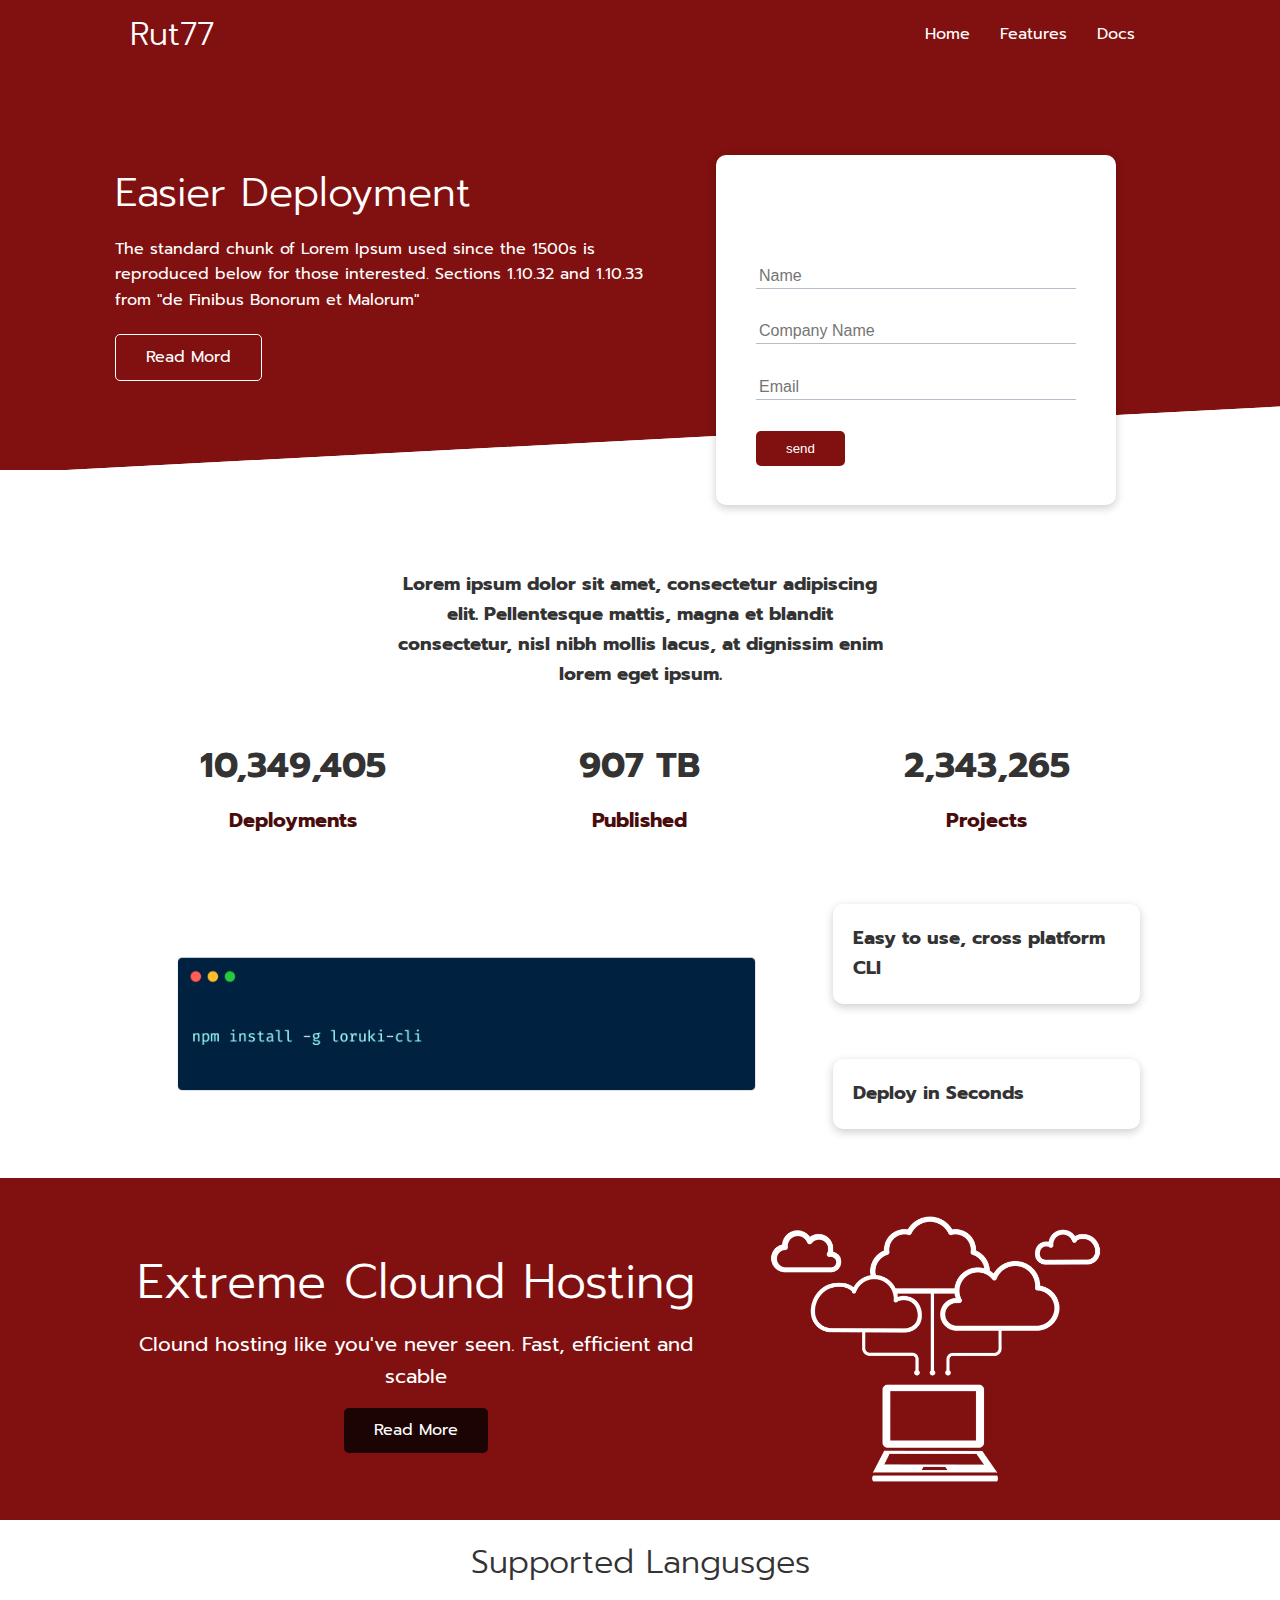
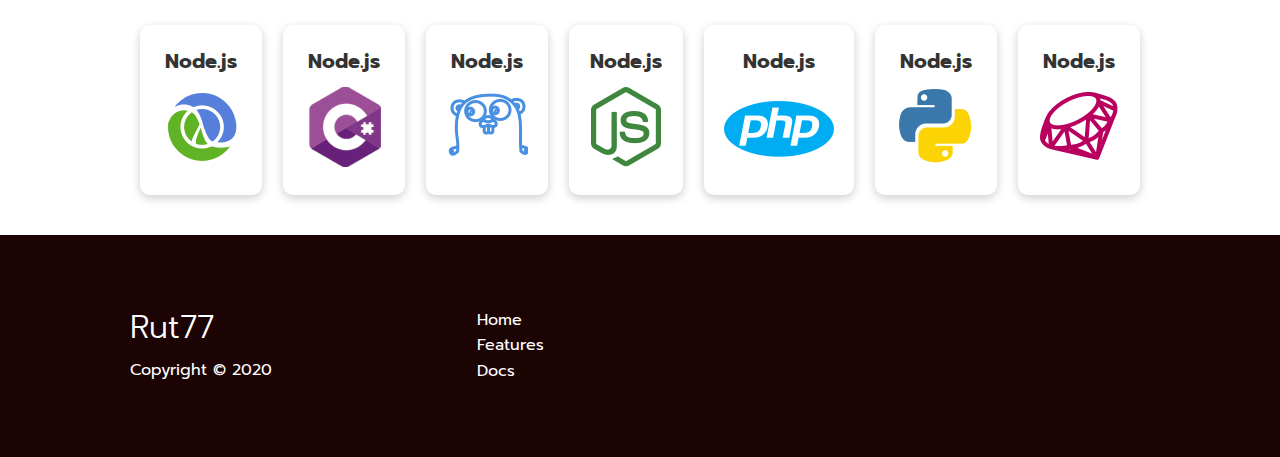
<file: index.html>
<!DOCTYPE html>
<html lang="en">
<head>
    <meta charset="UTF-8">
    <meta name="viewport" content="width=device-width, initial-scale=1.0">
    <link rel="stylesheet" href="https://cdnjs.cloudflare.com/ajax/libs/font-awesome/5.15.1/css/all.min.css" integrity="sha512-+4zCK9k+qNFUR5X+cKL9EIR+ZOhtIloNl9GIKS57V1MyNsYpYcUrUeQc9vNfzsWfV28IaLL3i96P9sdNyeRssA==" crossorigin="anonymous" />
    <link rel="stylesheet" href="css/utilities.css">
    <link rel="stylesheet" href="css/style.css">
    <title>rut77 | Resoponsive1</title>
</head>
<body>
    <!-- Navbar -->
    <div class="navbar">
        <div class="container flex">
            <h1 class="logo">Rut77</h1>
            <nav>
                <ul>
                    <li><a href="index.html">Home</a></li>
                    <li><a href="features.html">Features</a></li>
                    <li><a href="docs.html">Docs</a></li>
                </ul>
            </nav>
        </div>
    </div>

    <!-- Showcase -->
    <section class="showcase">
        <div class="container grid">
            <div class="showcase-text">
                <h1>Easier Deployment</h1>
                <p>The standard chunk of Lorem Ipsum used since the 1500s is reproduced below for those interested. Sections 1.10.32 and 1.10.33 from "de Finibus Bonorum et Malorum" </p>
                <a href="features.html" class="btn btn-outline">Read Mord</a>
            </div>

            <div class="showcase-form card">
                <h2>Request a Demo</h2>
                <form name="contact" netlify-honeypot="bot-field" method="POST" data-netlify="true">
                    <div class="form-control">
                        <input type="text" name="name" placeholder="Name">
                    </div>
                    <div class="form-control">
                        <input type="text" name="company" placeholder="Company Name" required>
                    </div>
                    <div class="form-control">
                        <input type="email" name="email" placeholder="Email" required>
                    </div>
                    <input type="submit" value="send" class="btn btn-primary">
                </form>
            </div>
        </div>
    </section>

    <!-- Stats -->
    <section class="stats">
        <div class="container">
            <h3 class="stats-heading text-center my-1">
                Lorem ipsum dolor sit amet, consectetur adipiscing elit. Pellentesque mattis, magna et blandit consectetur, nisl nibh mollis lacus, at dignissim enim lorem eget ipsum.
            </h3>

            <div class="grid grid-3 text-center my-4">
                <div>
                    <i class="fas fa-server fa-3x"></i>
                    <h3>10,349,405</h3>
                    <p class="text-secondary">Deployments</p>
                </div>
                <div>
                    <i class="fas fa-upload fa-3x"></i>
                    <h3>907 TB</h3>
                    <p class="text-secondary">Published</p>
                </div>
                <div>
                    <i class="fas fa-diagram fa-3x"></i>
                    <h3>2,343,265</h3>
                    <p class="text-secondary">Projects</p>
                </div>
                
            </div>
        </div>
    </section>

    <!-- Cli -->
    <section class="cli">
        <div class="container grid">
            <img src="images/cli.png" alt="" >
            <div class="card">
                <h3>Easy to use, cross platform CLI</h3>
            </div>
            <div class="card">
                <h3>Deploy in Seconds</h3>
            </div>
        </div>
    </section>

    <!-- Cloud -->
    <section class="cloud bg-primary my-2 py-2">
        <div class="container grid">
            <div class="text-center">
                <h2 class="lg">Extreme Clound Hosting</h2>
                <p class="lead my-1">Clound hosting like you've never seen. Fast, efficient and scable</p>
                <a href="features.html" class="btn btn-dark">Read More</a>
            </div>
            <img src="images/cloud.png" alt="">
        </div>
    </section>

    <!-- Languages -->
    <section class="languages">
        <h2 class="md text-center my-2">
            Supported Langusges
        </h2>
        <div class="container flex">
            <div class="card">
                <h4>Node.js</h4>
                <img src="images/logos/clojure.png" alt="">
            </div>
            <div class="card">
                <h4>Node.js</h4>
                <img src="images/logos/csharp.png" alt="">
            </div>
            <div class="card">
                <h4>Node.js</h4>
                <img src="images/logos/go.png" alt="">
            </div>
            <div class="card">
                <h4>Node.js</h4>
                <img src="images/logos/node.png" alt="">
            </div>
            <div class="card">
                <h4>Node.js</h4>
                <img src="images/logos/php.png" alt="">
            </div>
            <div class="card">
                <h4>Node.js</h4>
                <img src="images/logos/python.png" alt="">
            </div>
            <div class="card">
                <h4>Node.js</h4>
                <img src="images/logos/ruby.png" alt="">
            </div>
        </div>
    </section>

    <!-- Footer -->
    <footer class="footer bg-dark py-5">
        <div class="container grid grid-3">
            <div>
                <h1>Rut77</h1>
                <p>Copyright &copy; 2020</p>
            </div>
            <nav>
                <ul>
                    <li><a href="index.html">Home</a></li>
                    <li><a href="features.html">Features</a></li>
                    <li><a href="docs.html">Docs</a></li>
                </ul>
            </nav>
            <div class="social">
                <a href="#"><i class="fab fa-github fa-2x"></i></a>
                <a href="#"><i class="fab fa-facebook fa-2x"></i></a>
                <a href="#"><i class="fab fa-instagram fa-2x"></i></a>
                <a href="#"><i class="fab fa-twitter fa-2x"></i></a>
            </div>
        </div>
    </footer>
</body>
</html>
</file>
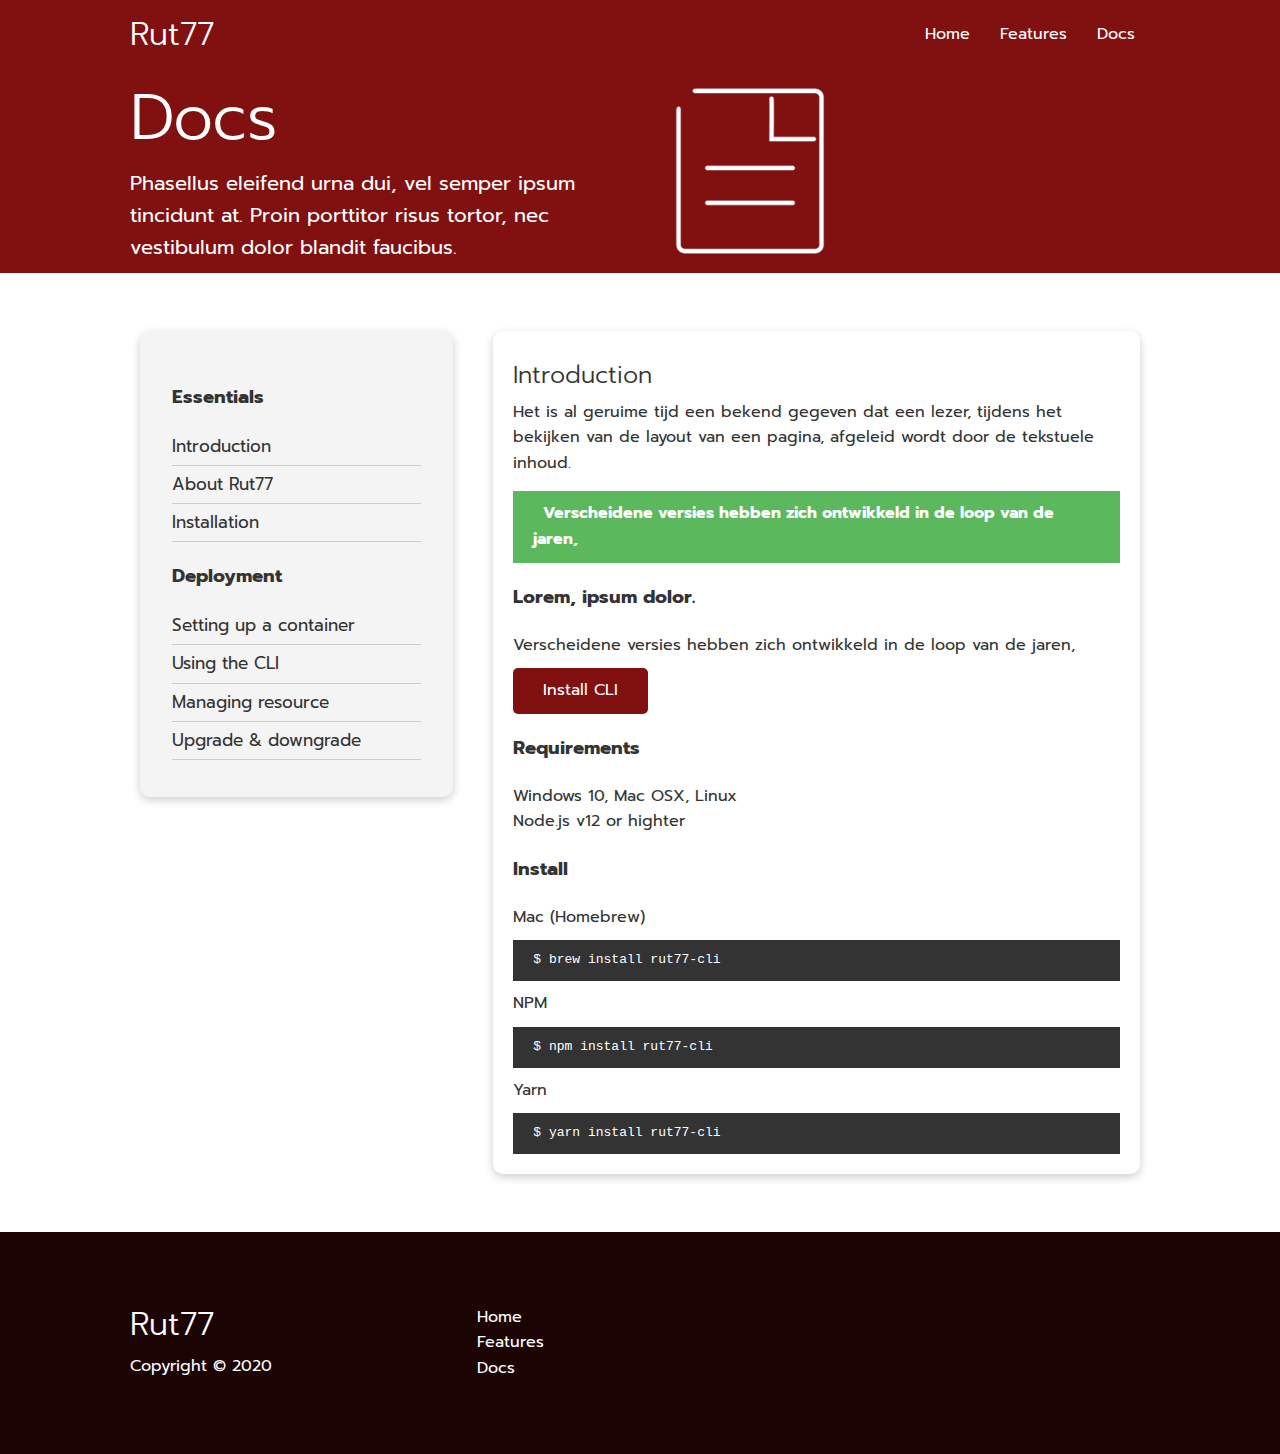
<file: docs.html>
<!DOCTYPE html>
<html lang="en">
<head>
    <meta charset="UTF-8">
    <meta name="viewport" content="width=device-width, initial-scale=1.0">
    <link rel="stylesheet" href="https://cdnjs.cloudflare.com/ajax/libs/font-awesome/5.15.1/css/all.min.css" integrity="sha512-+4zCK9k+qNFUR5X+cKL9EIR+ZOhtIloNl9GIKS57V1MyNsYpYcUrUeQc9vNfzsWfV28IaLL3i96P9sdNyeRssA==" crossorigin="anonymous" />
    <link rel="stylesheet" href="css/utilities.css">
    <link rel="stylesheet" href="css/style.css">
    <title>rut77 | Resoponsive1</title>
</head>
<body>
    <!-- Navbar -->
    <div class="navbar">
        <div class="container flex">
            <h1 class="logo">Rut77</h1>
            <nav>
                <ul>
                    <li><a href="index.html">Home</a></li>
                    <li><a href="features.html">Features</a></li>
                    <li><a href="docs.html">Docs</a></li>
                </ul>
            </nav>
        </div>
    </div>

    <!-- Head -->
    <section class="features-head bg-primary py3">
        <div class="container grid">
            <div>
                <h1 class="xl">Docs</h1>
                <p class="lead">
                    Phasellus eleifend urna dui, vel semper ipsum tincidunt at. Proin porttitor risus tortor, nec vestibulum dolor blandit faucibus. 
                </p>
            </div>
            <img src="images/docs.png" alt="">
        </div>
    </section>

    <!-- Docs main -->
    <section class="docs-main my-4">
        <div class="container grid">
            <div class="card bg-light p-3">
                <h3 class="my-2">Essentials</h3>
                <nav>
                    <ul>
                        <li><a class="href="#">Introduction</a></li>
                        <li><a href="#">About Rut77</a></li>
                        <li><a href="#">Installation</a></li>
                    </ul>
                </nav>
                <h3 class="my-2">Deployment</h3>
                <nav>
                    <ul>
                        <li><a href="#">Setting up a container</a></li>
                        <li><a href="#">Using the CLI</a></li>
                        <li><a href="#">Managing resource</a></li>
                        <li><a href="#">Upgrade & downgrade</a></li>
                    </ul>
                </nav>
            </div>
            <div class="card">
                <h2>Introduction</h2>
                <p>Het is al geruime tijd een bekend gegeven dat een lezer, tijdens het bekijken van de layout van een pagina, afgeleid wordt door de tekstuele inhoud.</p>
                <div class="alert alert-success">
                    <i class="fas fa-info"></i>Verscheidene versies hebben zich ontwikkeld in de loop van de jaren,
                </div>
                <h3>Lorem, ipsum dolor.</h3>
                <p>Verscheidene versies hebben zich ontwikkeld in de loop van de jaren,</p>
                <a href="#" class="btn btn-primary">Install CLI</a>
                <h3>Requirements</h3>
                <ul>
                    <li>Windows 10, Mac OSX, Linux</li>
                    <li>Node.js v12 or highter</li>
                </ul>
                <h3>Install</h3>
                <p>Mac (Homebrew)</p>
                <pre><code>$ brew install rut77-cli</code></pre>
                <p>NPM</p>
                <pre><code>$ npm install rut77-cli</code></pre>
                <p>Yarn</p>
                <pre><code>$ yarn install rut77-cli</code></pre>

            </div>
        </div>
    </section>

    <!-- Footer -->
    <footer class="footer bg-dark py-5">
        <div class="container grid grid-3">
            <div>
                <h1>Rut77</h1>
                <p>Copyright &copy; 2020</p>
            </div>
            <nav>
                <ul>
                    <li><a href="index.html">Home</a></li>
                    <li><a href="features.html">Features</a></li>
                    <li><a href="docs.html">Docs</a></li>
                </ul>
            </nav>
            <div class="social">
                <a href="#"><i class="fab fa-github fa-2x"></i></a>
                <a href="#"><i class="fab fa-facebook fa-2x"></i></a>
                <a href="#"><i class="fab fa-instagram fa-2x"></i></a>
                <a href="#"><i class="fab fa-twitter fa-2x"></i></a>
            </div>
        </div>
    </footer>
</body>
</html>
</file>
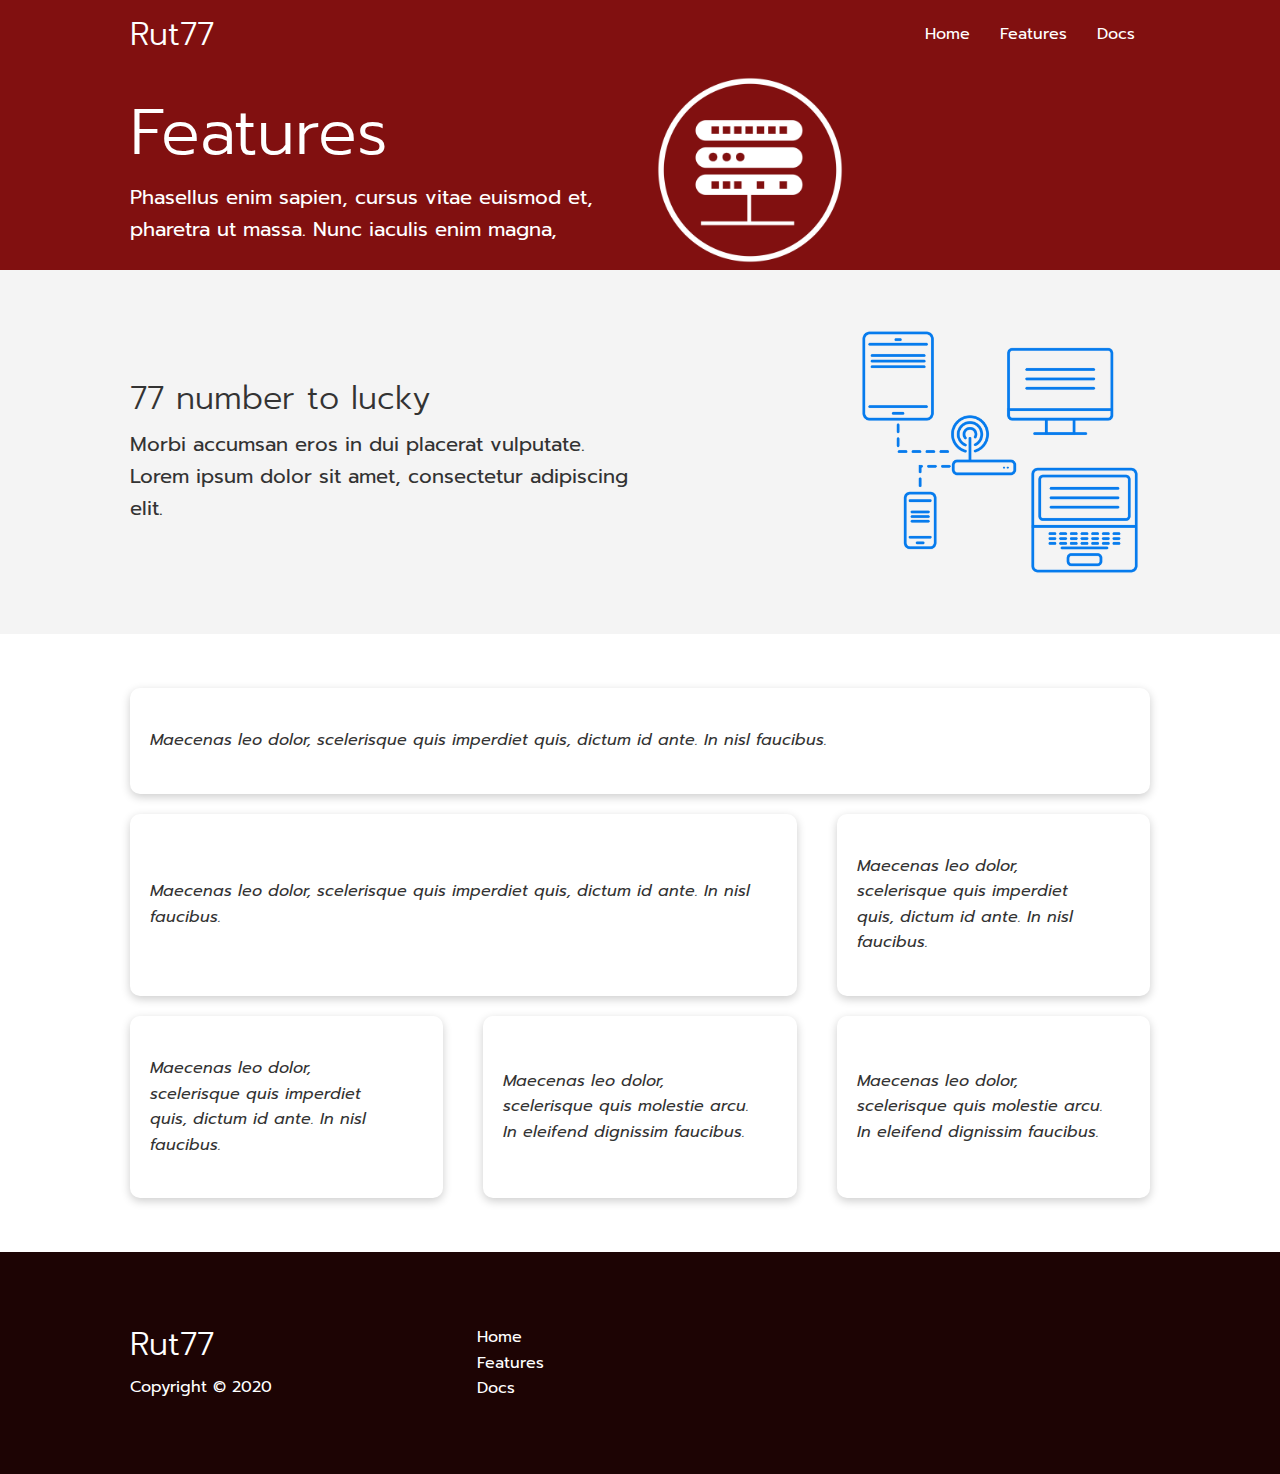
<file: features.html>
<!DOCTYPE html>
<html lang="en">
<head>
    <meta charset="UTF-8">
    <meta name="viewport" content="width=device-width, initial-scale=1.0">
    <link rel="stylesheet" href="https://cdnjs.cloudflare.com/ajax/libs/font-awesome/5.15.1/css/all.min.css" integrity="sha512-+4zCK9k+qNFUR5X+cKL9EIR+ZOhtIloNl9GIKS57V1MyNsYpYcUrUeQc9vNfzsWfV28IaLL3i96P9sdNyeRssA==" crossorigin="anonymous" />
    <link rel="stylesheet" href="css/utilities.css">
    <link rel="stylesheet" href="css/style.css">
    <title>rut77 | Resoponsive1</title>
</head>
<body>
    <!-- Navbar -->
    <div class="navbar">
        <div class="container flex">
            <h1 class="logo">Rut77</h1>
            <nav>
                <ul>
                    <li><a href="index.html">Home</a></li>
                    <li><a href="features.html">Features</a></li>
                    <li><a href="docs.html">Docs</a></li>
                </ul>
            </nav>
        </div>
    </div>

    <!-- Head -->
    <section class="features-head bg-primary py3">
        <div class="container grid">
            <div>
                <h1 class="xl">Features</h1>
                <p class="lead">
                    Phasellus enim sapien, cursus vitae euismod et, pharetra ut massa. Nunc iaculis enim magna, 
                </p>
            </div>
            <img src="images/server.png" alt="">
        </div>
    </section>

    <!-- Sub head -->
    <section class="features-sub-head bg-light py-3">
        <div class="container grid">
            <div>
                <h1 class="md">77 number to lucky</h1>
                <p class="lead">
                    Morbi accumsan eros in dui placerat vulputate. Lorem ipsum dolor sit amet, consectetur adipiscing elit.
                </p>
            </div>
            <img src="images/server2.png" alt="">
        </div>
    </section>

    <section class="features-main my-2">
        <div class="container grid grid-3">
            <div class="card flex">
                <i class="fas fa-server fa-3x">
                    <p>Maecenas leo dolor, scelerisque quis imperdiet quis, dictum id ante. In nisl faucibus.</p>
                </i>
            </div>
            <div class="card flex">
                <i class="fas fa-network-wired fa-3x">
                    <p>Maecenas leo dolor, scelerisque quis imperdiet quis, dictum id ante. In nisl faucibus.</p>
                </i>
            </div>
            <div class="card flex">
                <i class="fas fa-laptop-code fa-3x">
                    <p>Maecenas leo dolor, scelerisque quis imperdiet quis, dictum id ante. In nisl faucibus.</p>
                </i>
            </div>
            <div class="card flex">
                <i class="fas fa-database fa-3x">
                    <p>Maecenas leo dolor, scelerisque quis imperdiet quis, dictum id ante. In nisl faucibus.</p>
                </i>
            </div>
            <div class="card flex">
                <i class="fas fa-power-off fa-3x">
                    <p>Maecenas leo dolor, scelerisque quis molestie arcu. In eleifend dignissim faucibus.</p>
                </i>
            </div>
            <div class="card flex">
                <i class="fas fa-upload fa-3x">
                    <p>Maecenas leo dolor, scelerisque quis molestie arcu. In eleifend dignissim faucibus.</p>
                </i>
            </div>
        </div>
    </section>
    <!-- Footer -->
    <footer class="footer bg-dark py-5">
        <div class="container grid grid-3">
            <div>
                <h1>Rut77</h1>
                <p>Copyright &copy; 2020</p>
            </div>
            <nav>
                <ul>
                    <li><a href="index.html">Home</a></li>
                    <li><a href="features.html">Features</a></li>
                    <li><a href="docs.html">Docs</a></li>
                </ul>
            </nav>
            <div class="social">
                <a href="#"><i class="fab fa-github fa-2x"></i></a>
                <a href="#"><i class="fab fa-facebook fa-2x"></i></a>
                <a href="#"><i class="fab fa-instagram fa-2x"></i></a>
                <a href="#"><i class="fab fa-twitter fa-2x"></i></a>
            </div>
        </div>
    </footer>
</body>
</html>
</file>
<file: css/utilities.css>
/* Utilities */
.navbar ul {
    display: flex;
}

.navbar a {
    color: #fff;
    padding: 10px;
    margin: 0 5px;
}

.navbar a:hover {
    border-bottom: 2px #fff solid;
}

.navbar .flex {
    justify-content: space-between;
}

.container {
    max-width: 1100px;
    margin: 0 auto;
    overflow: auto;
    padding: 0 40px;
}

.card {
    background-color: #fff;
    border-radius: 10px;
    box-shadow: 0 3px 10px rgba(0, 0, 0, 0.2);
    padding: 20px;
    margin: 10px;
}

.btn {
    display: inline-block;
    padding: 10px 30px;
    cursor: pointer;
    background: var(--primary-color);
    color: #fff;
    border: none;
    border-radius: 5px;
}

.btn-outline {
    background-color: transparent;
    border: 1px #fff solid;
}

.btn-hover {
    transform: scale(0.98);
}

/* Backgrounds & colored buttons */
.bg-primary, 
.btn-primary {
    background-color: var(--primary-color);
    color: #fff;
}

.bg-secondary, 
.btn-secondary {
    background-color: var(--secondary-color);
    color: #fff;
}

.bg-dark, 
.btn-dark {
    background-color: var(--dark-color);
    color: #fff;
}

.bg-light, 
.btn-light {
    background-color: var(--light-color);
    color: #333;
}

.bg-primary a, 
.btn-primary a,
.bg-secondary a, 
.btn-secondary a,
.bg-dark a, 
.btn-dark a {
    color: #fff;
}

/* Text */
.text-primary {
    color: var(--primary-color);
}

.text-secondary {
    color: var(--secondary-color);
}

.text-dark {
    color: var(--dark-color);
}

.text-light {
    color: var(--light-color);
}



/* Text Sizes */
.lead {
    font-size: 20px;
}

.sm {
    font-size: 1rem;
}

.md {
    font-size: 2rem;
}

.lg {
    font-size: 3rem;
}

.xl {
    font-size: 4rem;
}

.text-center {
    text-align: center;
}

/* Alert */
.alert {
    background-color: var(--light-color);
    padding: 10px 20px;
    font-weight: bold;
    margin: 15px 0;
}

.alert i {
    margin-right: 10px;
}

.alert-success {
    background-color: var(--success-color);
    color: #fff;
}

.alert-error {
    background-color: var(--error-color);
    color: #fff;
}

.flex {
    display: flex;
    justify-content: space-between;
    align-items: center;
    height: 100%;
}


.grid {
    display: grid;
    grid-template-columns: repeat(2, 1fr);
    gap: 20px;
    justify-content: center;
    align-items: center;
    height: 100%;
}

.grid-3 {
    grid-template-columns: repeat(3, 1fr);
}

/* Margin */
.my-1 {
    margin: 1rem 0;
}

.my-2 {
    margin: 1.5rem 0;
}

.my-3 {
    margin: 2rem 0;
}

.my-4 {
    margin: 3rem 0;
}

.my-5 {
    margin: 4rem 0;
}

.m-1 {
    margin: 1rem;
}

.m-2 {
    margin: 1.5rem;
}

.m-3 {
    margin: 2rem;
}

.m-4 {
    margin: 3rem;
}

.m-5 {
    margin: 4rem;
}

/* Padding */
.py-1 {
    padding: 1rem 0;
}

.py-2 {
    padding: 1.5rem 0;
}

.py-3 {
    padding: 2rem 0;
}

.py-4 {
    padding: 3rem 0;
}

.py-5 {
    padding: 4rem 0;
}

.p-1 {
    padding: 1rem;
}

.p-2 {
    padding: 1.5rem;
}

.p-3 {
    padding: 2rem;
}

.p-4 {
    padding: 3rem;
}

.p-5 {
    padding: 4rem;
}
</file>
<file: css/style.css>
@import url('https://fonts.googleapis.com/css2?family=Prompt:wght@300&display=swap');


:root {
    /* --primary-color:  #047aed; */
    --primary-color: #811010;
    --secondary-color: #490c0c;
    --dark-color: #1d0404;
    --light-color: #f4f4f4;
    --success-color: #5cb85c;
    --error-color: #d9534f;
}

* {
    box-sizing: border-box;
    padding: 0;
    margin: 0;
}

body {
    font-family: 'Prompt', sans-serif;
    color: #333;
    line-height: 1.6;
}

ul {
    list-style-type: none;
}

a {
    text-decoration: none;
    color: #333;
}

h1,
h2 {
    font-weight: 300;
    line-height: 1.2;
    margin: 10px 0;
}

p {
    margin: 10px 0;
}

img {
    width: 100%;
}

code,
pre {
    background-color: #333;
    color: #fff;
    padding: 10px;
}

/* Navbar */

.navbar {
    background-color: var(--primary-color);
    color: #fff;
    height: 70px;
}

.navbar ul {
    display: flex;
}

.navbar a {
    color: #fff;
    padding: 10px;
    margin: 0 5px;
}

.navbar a:hover {
    border-bottom: 2px #fff solid;
}

.navbar .flex {
    justify-content: space-between;
}

/* Showcase */

.showcase {
    height: 400px;
    background-color: var(--primary-color);
    color: #fff;
    position: relative;

}

.showcase h1 {
    font-size: 40px;
}

.showcase p {
    margin: 20px 0;
}

.showcase .grid {
    overflow: visible;
    grid-template-columns: 55% 45%;
    gap: 30px;
}

.showcase-text {
    animation: slideInFromLeft 1s ease-in;
}

.showcase-form {
    position: relative;
    top: 60px;
    height: 350px;
    width: 400px;
    padding: 40px;
    z-index: 100;
    animation: slideInFromRight 1s ease-in;
}

.showcase-form .form-control {
    margin: 30px 0;
}

.showcase-form input[type='text'],
.showcase-form input[type='email'] {
    border: 0;
    border-bottom: 1px solid #b4becb;
    width: 100%;
    padding: 3px;
    font-size: 16px;
}

.showcase-form input:focus {
    outline: none;
}

.showcase::before,
.showcase::after {
    content: '';
    position: absolute;
    height: 100px;
    bottom: -70px;
    right: 0;
    left: 0;
    background: white;
    transform: skewY(-3deg);
    -moz-transform: skewY(-3deg);
    -webkit-transform: skewY(-3deg);
    -ms-transform: skewY(-3deg);
}

/* Stats */
.stats {
    padding-top: 100px;
    animation: slideInFromBottom 1s ease-in;
}

.stats-heading {
    max-width: 500px;
    margin: auto;
}

.stats .grid h3 {
    font-size: 35px;
}

.stats .grid p {
    font-size: 20px;
    font-weight: bold;
}

/* Cli  */
.cli .grid {
    grid-template-columns: repeat(3, 1fr);
    grid-template-rows: repeat(2, 1fr);
}

.cli .grid>*:first-child {
    grid-column: 1 /span 2;
    grid-row: 1 /span 2;
}

/* Cloud */
.cloud .grid {
    grid-template-columns: 4fr 3fr;
}

/* Languages */
.languages .flex {
    flex-wrap: wrap;
}

.languages .card {
    text-align: center;
    margin: 18px 10px 40px;
    transition: transform 0.2s ease-in;
}

.languages .card h4 {
    font-size: 20px;
    margin-bottom: 10px;
}

.languages .card:hover {
    transform: translateY(-15px);
}

/* Features */
.features-head img,
.docs-head img {
    width: 200px;
    justify-self: flex;
}

.features-sub-head img {
    width: 300px;
    justify-self: flex-end;
}

.features-main .card>i {
    margin-right: 20px;
}

.features-main .grid {
    padding: 30px;
}

.features-main .grid>*:first-child {
    grid-column: 1 / span 3;
}

.features-main .grid>*:nth-child(2) {
    grid-column: 1 / span 2;
}

/* docs */
.docs-main h3 {
    margin: 20px 0;
}

.docs-main .grid {
    grid-template-columns: 1fr 2fr;
    align-items: flex-start;
}

.docs-main nav li {
    font-size: 17px;
    padding-bottom: 5px;
    margin-bottom: 5px;
    border-bottom: 1px solid #ccc;
}

.docs-main a:hover {
    font-weight: bold;
}

/* Footer */

.footer .social a {
    margin: 0 10px;
}

/* Animations */
@keyframes slideInFromLeft {
    0% {
        transform: translateX(-100%);
    }

    100% {
        transform: translateX(0);
    }
}

@keyframes slideInFromRight {
    0% {
        transform: translateX(100%);
    }

    100% {
        transform: translateX(0);
    }
}

@keyframes slideInFromTop {
    0% {
        transform: translateY(-100%);
    }

    100% {
        transform: translateX(0);
    }
}

@keyframes slideInFromBottom {
    0% {
        transform: translateY(100%);
    }

    100% {
        transform: translateX(0);
    }
}

/* Tablets and Under */
@media(max-width: 768px) {

    .grid,
    .showcase .grid,
    .stats .grid,
    .cli .grid,
    .clound .grid,
    .features-main .grid,
    .docs-main .grid {
        grid-template-columns: 1fr;
        grid-template-rows: 1fr;
    }

    .showcase {
        height: auto;
    }

    .showcase-text {
        text-align: center;
        margin-top: 40px;
        animation: slideInFromTop 1s ease-in;
    }

    .showcase-form {
        justify-self: center;
        margin: auto;
        animation: slideInFromBottom 1s ease-in;
    }

    .cli .grid>*:first-child {
        grid-column: 1;
        grid-row: 1;
    }

    .features-head,
    .features-sub-head,
    .docs-head {
        text-align: center;
    }

    .features-head img,
    .features-sub-head img,
    .docs-head img {
        justify-self: center;
    }

    .features-main .grid>*:first-child,
    .features-main .grid>*:nth-child(2) {
        grid-column: 1;
    }
}

/* Mobile  */
@media(max-width: 500px) {
    .navbar {
        height: 110px;
    }

    .navbar .flex {
        flex-direction: column;
    }

    .navbar ul {
        padding: 10px;
        background-color: rgba(0, 0, 0, 0.1);
    }

    .showcase-form {
        width: 300px;
    }

}
</file>
